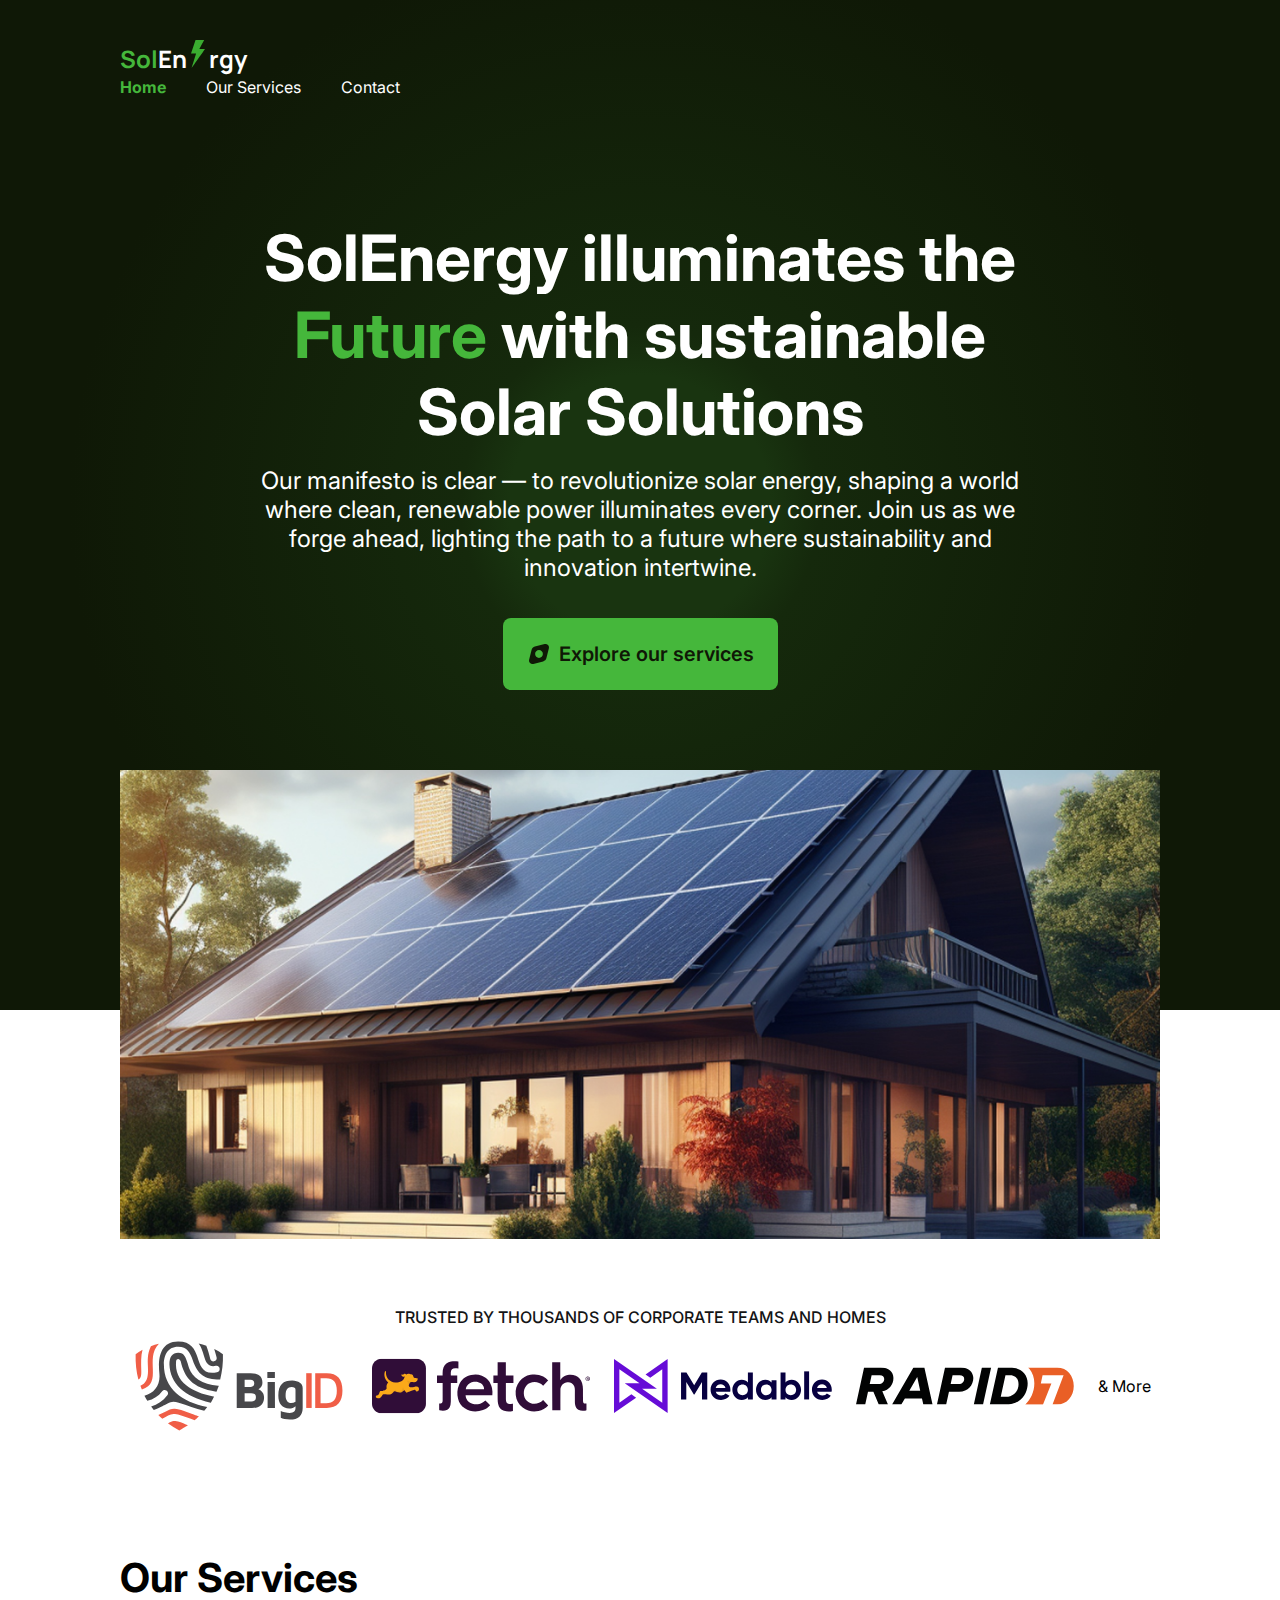
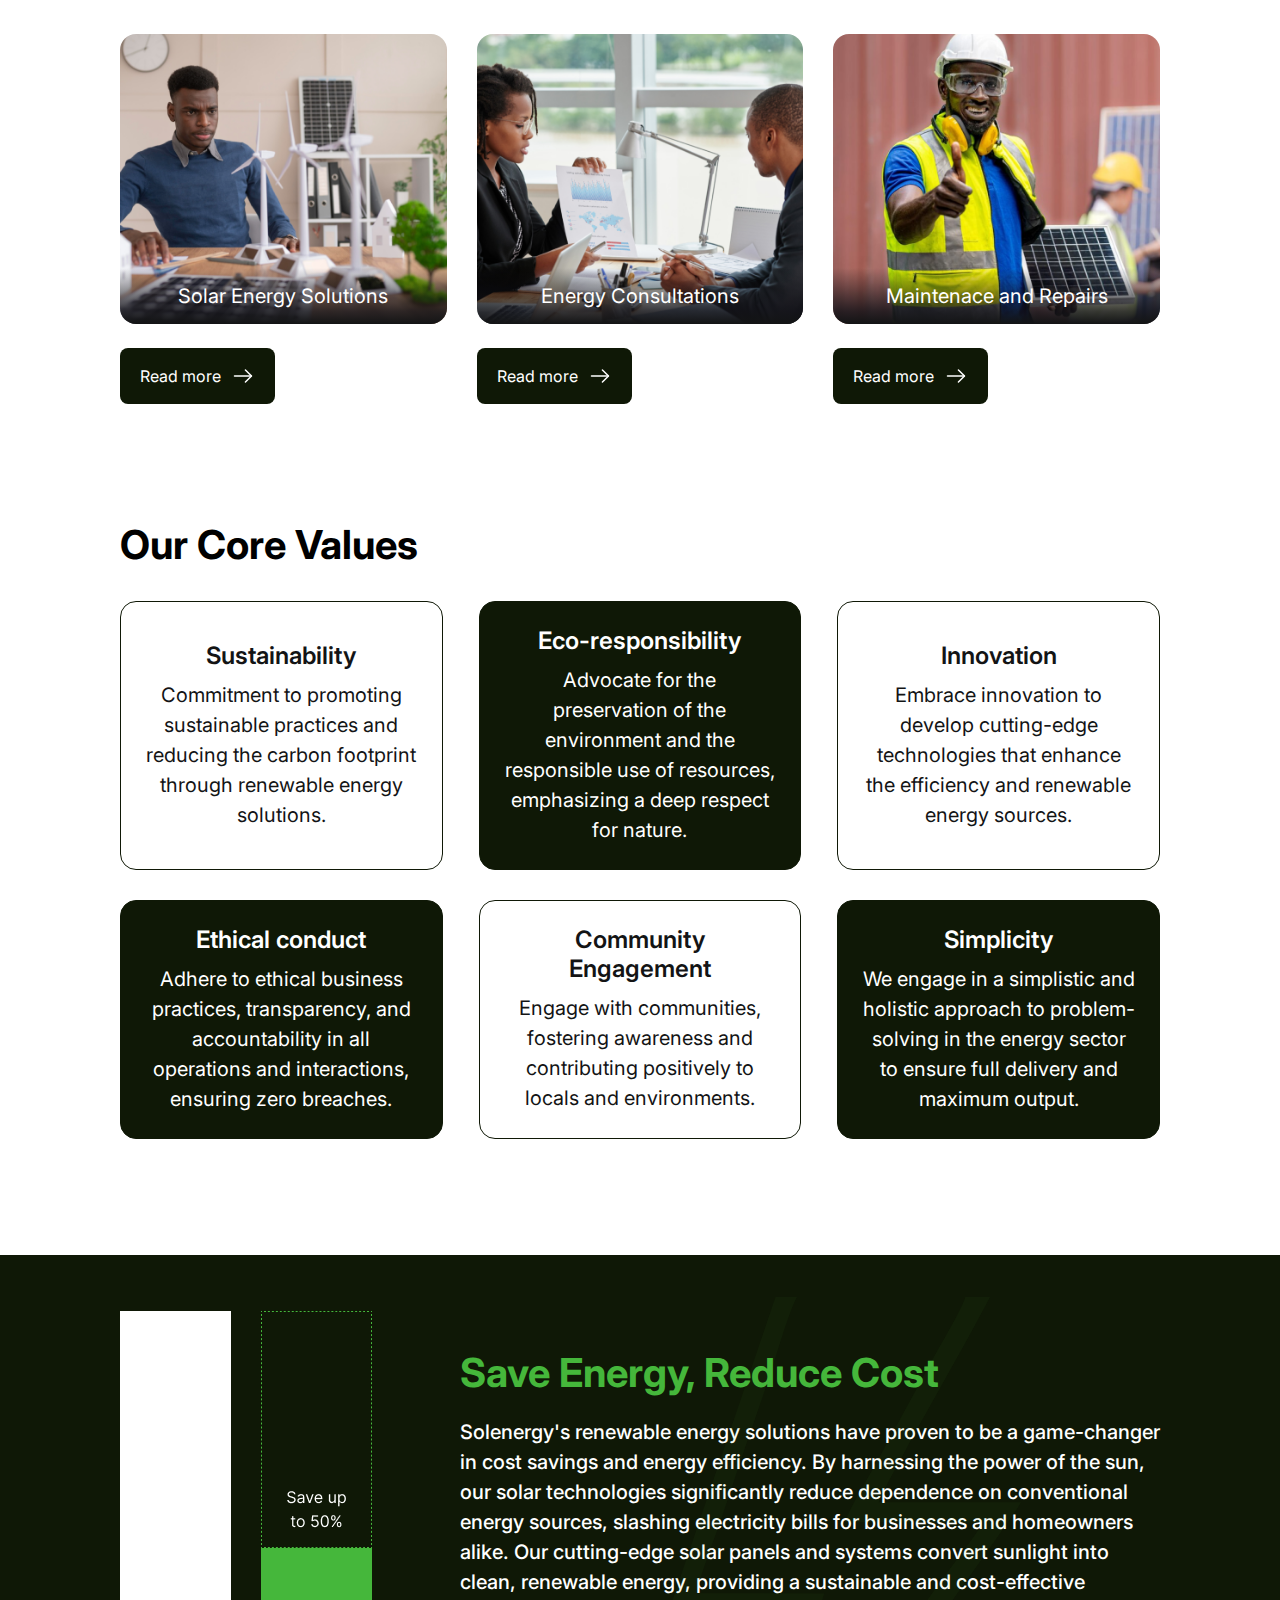
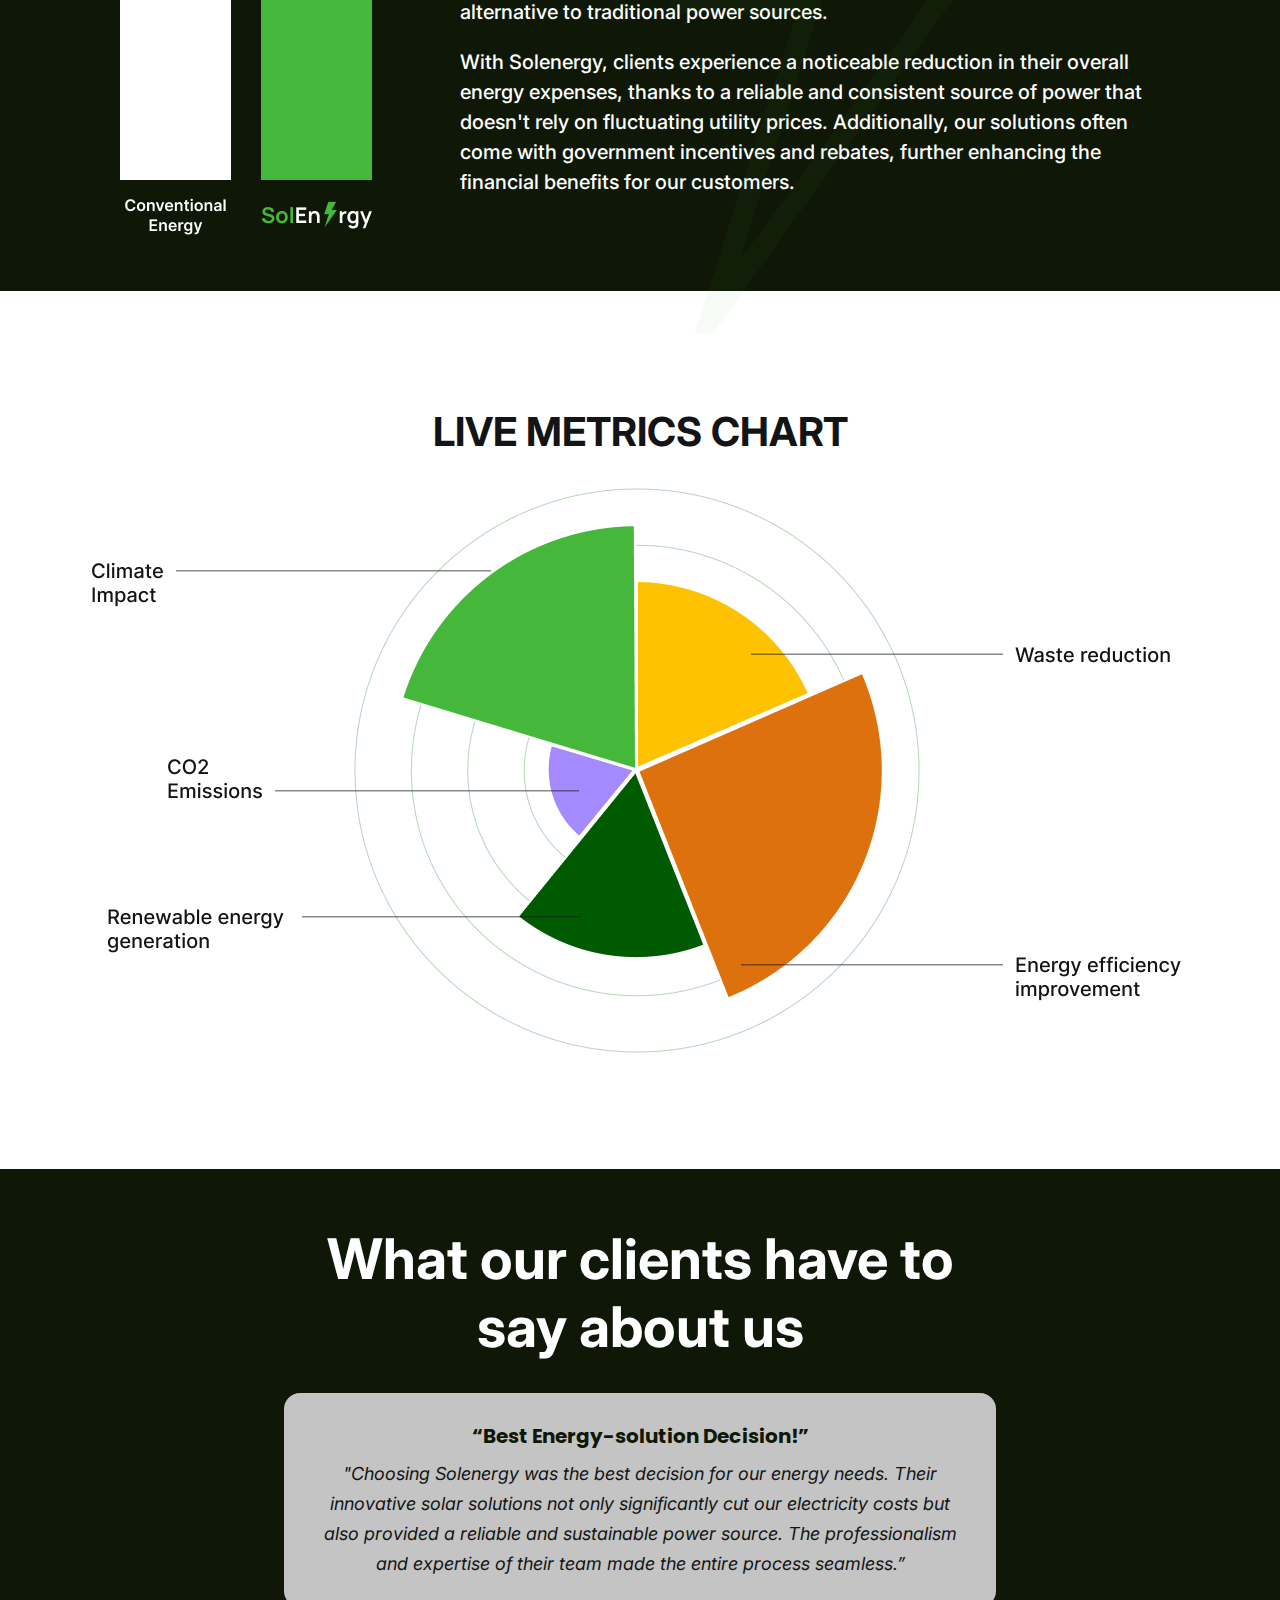
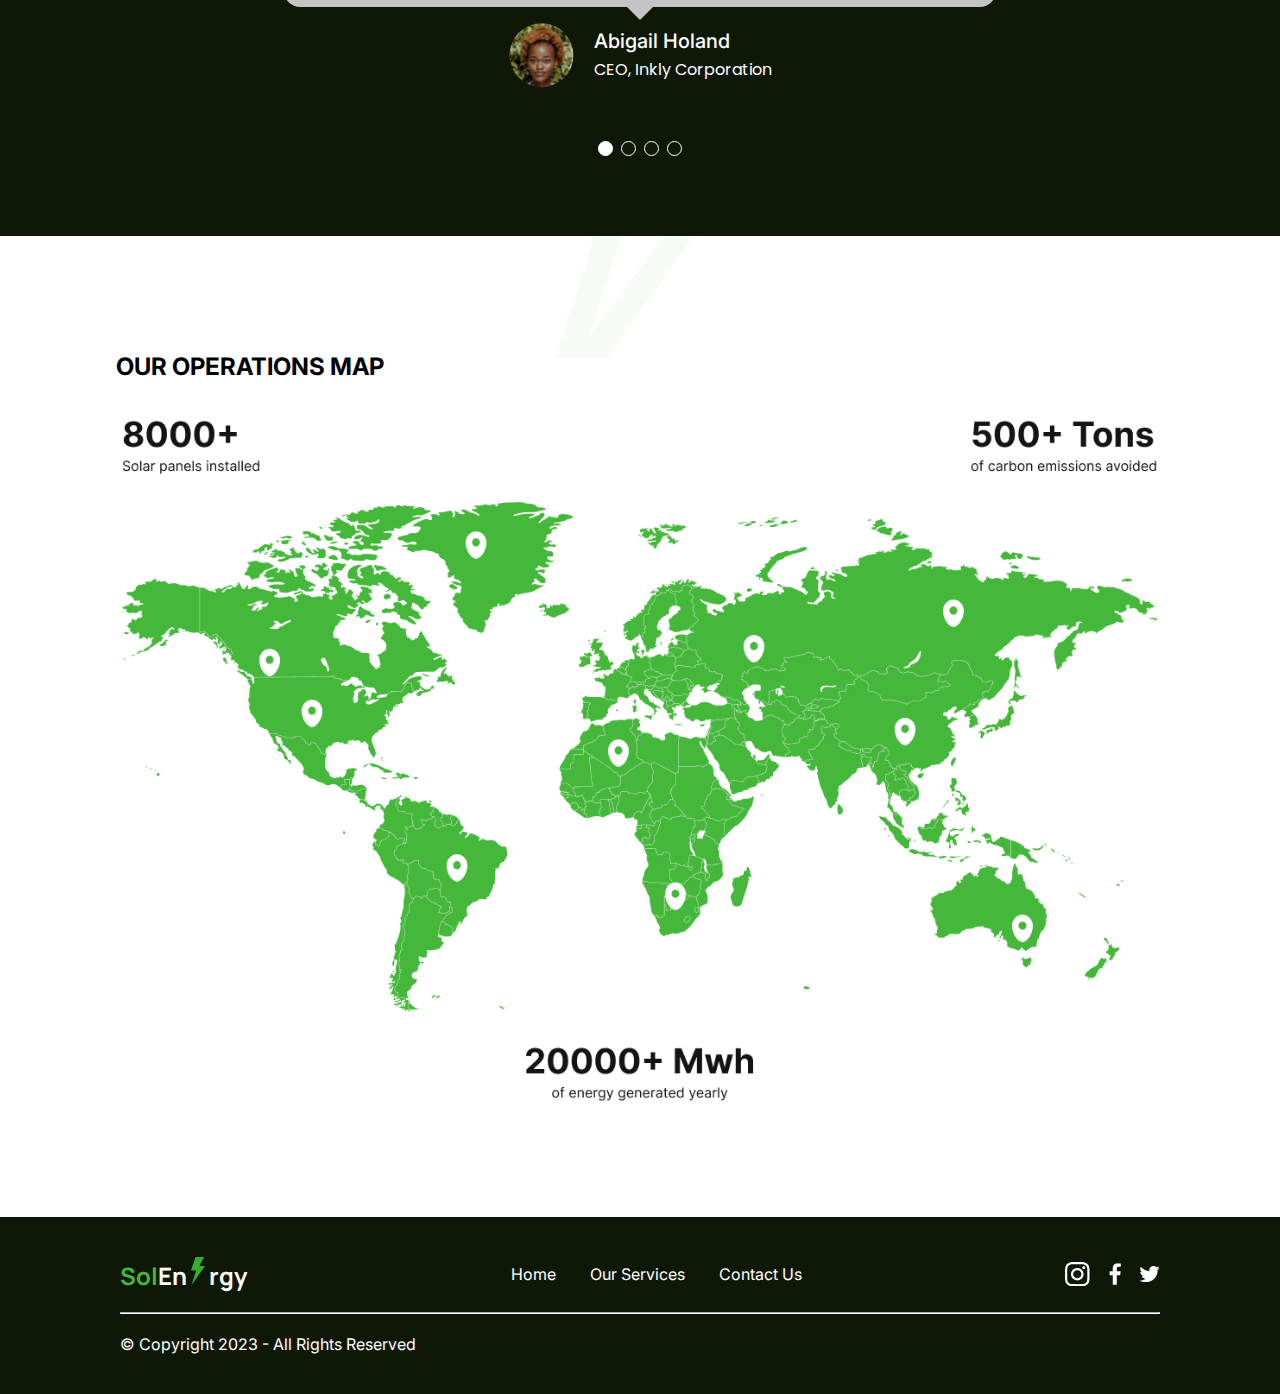
<file: index.html>
<!DOCTYPE html>
<html lang="en">

<head>
    <meta charset="UTF-8">
    <!-- Primary Meta Tags -->
    <title>Solenergy | Illuminate the Future with sustainable Solar Solutions</title>
    <meta name="title" content="Solenergy | Illuminate the Future with sustainable Solar Solutions" />
    <meta name="description"
        content="Our manifesto is clear — to revolutionize solar energy, shaping a world where clean, renewable power illuminates every corner. Join us as we forge ahead, lighting the path to a future where sustainability and innovation intertwine." />

    <!-- Open Graph / Facebook -->
    <meta property="og:type" content="website" />
    <meta property="og:url" content="https://divineisaiah.github.io/Solenergy/" />
    <meta property="og:title" content="Solenergy | Illuminate the Future with sustainable Solar Solutions" />
    <meta property="og:description"
        content="Our manifesto is clear — to revolutionize solar energy, shaping a world where clean, renewable power illuminates every corner. Join us as we forge ahead, lighting the path to a future where sustainability and innovation intertwine." />
    <meta property="og:image" content="https://i.ibb.co/2yT6R0d/banner.png" />

    <!-- Twitter -->
    <meta property="twitter:card" content="summary_large_image" />
    <meta property="twitter:url" content="https://divineisaiah.github.io/Solenergy/" />
    <meta property="twitter:title" content="Solenergy | Illuminate the Future with sustainable Solar Solutions" />
    <meta property="twitter:description"
        content="Our manifesto is clear — to revolutionize solar energy, shaping a world where clean, renewable power illuminates every corner. Join us as we forge ahead, lighting the path to a future where sustainability and innovation intertwine." />
    <meta property="twitter:image" content="https://i.ibb.co/2yT6R0d/banner.png" />

    <!-- Meta Tags Generated with https://metatags.io -->
    <link rel="icon" href="./assets/icons/flash.svg">
    <link rel="stylesheet" href="./assets/css/main.css">
</head>

<body>
    <section id="container">
        <!-- Navbar start -->
        <div class="header">
            <header>
                <div class="header__navbar">
                    <a href="./index.html" class="plogo">
                        <span class="sol">Sol</span><span class="En">En</span> <img class="logo"
                            src="./assets/icons/flash.svg" alt="logo">
                        <span class="rgy">rgy</span>
                    </a>

                    <nav>
                        <ul class="nav__links">
                            <li><a class="active" href="./index.html">Home</a></li>
                            <li><a href="./services.html">Our Services</a></li>
                            <li><a href="./contact.html">Contact</a></li>
                        </ul>
                    </nav>
                </div>
                <!-- Hero section start -->
                <section id="hero">
                    <div class="hero__content">
                        <h1 class="hero-content__title">SolEnergy illuminates the <span>Future</span> with sustainable
                            Solar
                            Solutions</h1>
                        <p class="hero-content__paragraph">Our manifesto is clear — to revolutionize solar energy,
                            shaping a
                            world
                            where clean,
                            renewable power illuminates every
                            corner. Join us as we forge ahead, lighting the path to a future where sustainability and
                            innovation
                            intertwine.</p>

                        <a class="hero-content__cta" href="#">
                            <img src="./assets/icons/discover-icon.svg" alt="">
                            <span>Explore our services</span>
                        </a>
                    </div>

                </section>
                <!-- Hero section end -->
            </header>
        </div>
        <!-- Navbar end -->

        <div class="hero__img">
            <img src="./assets/images/hero-img.png" alt="">
        </div>

        <!-- Partner Brands -->
        <div id="showcase">
            <p>TRUSTED BY THOUSANDS OF CORPORATE TEAMS AND HOMES</p>

            <div class="brands">
                <img src="./assets/icons/bigId.svg" alt="">
                <img src="./assets/icons/fetch.svg" alt="">
                <img src="./assets/icons/medable.svg" alt="">
                <img src="./assets/icons/rapid7.svg" alt="">
                <span>& More</span>
            </div>
        </div>

        <section id="services">
            <h2>Our Services</h2>
            <div class="services">
                <div>
                    <figure class="">
                        <img src="./assets/images/services-1.png" alt="" />
                        <figcaption>Solar Energy Solutions</figcaption>
                    </figure>
                    <a href=""><span>Read more</span> <img src="./assets/icons/arrow-right.svg" alt=""></a>
                </div>
                <div>
                    <figure class="">
                        <img src="./assets/images/services-2.png" alt="" />
                        <figcaption>Energy Consultations</figcaption>
                    </figure>
                    <a href=""><span>Read more</span> <img src="./assets/icons/arrow-right.svg" alt=""></a>
                </div>
                <div>
                    <figure class="">
                        <img src="./assets/images/services-3.png" alt="" />
                        <figcaption>Maintenace and Repairs</figcaption>
                    </figure>
                    <a href=""><span>Read more</span> <img src="./assets/icons/arrow-right.svg" alt=""></a>
                </div>
            </div>
        </section>

        <section id="values">
            <h2>Our Core Values</h2>
            <div class="card-container">
                <div class="card">
                    <h4>Sustainability</h4>
                    <p>
                        Commitment to promoting sustainable practices and reducing the carbon footprint through
                        renewable energy solutions.
                    </p>
                </div>
                <div class="card">
                    <h4>Eco-responsibility</h4>
                    <p>
                        Advocate for the preservation of the environment and the responsible use of resources,
                        emphasizing a deep respect for
                        nature.
                    </p>
                </div>
                <div class="card">
                    <h4>Innovation</h4>
                    <p>
                        Embrace innovation to develop cutting-edge technologies that enhance the efficiency and
                        renewable energy sources.
                    </p>
                </div>
                <div class="card">
                    <h4>Ethical conduct</h4>
                    <p>
                        Adhere to ethical business practices, transparency, and accountability in all operations and
                        interactions, ensuring zero
                        breaches.
                    </p>
                </div>
                <div class="card">
                    <h4>Community Engagement</h4>
                    <p>
                        Engage with communities, fostering awareness and contributing positively to locals and
                        environments.
                    </p>
                </div>
                <div class="card">
                    <h4>Simplicity</h4>
                    <p>
                        We engage in a simplistic and holistic approach to problem-solving in the energy sector to
                        ensure full delivery and
                        maximum output.
                    </p>
                </div>
            </div>
        </section>

        <section id="preface">
            <div>
                <svg xmlns="http://www.w3.org/2000/svg" width="353" height="636" viewBox="0 0 353 636" fill="none">
                    <path opacity="0.05" fill-rule="evenodd" clip-rule="evenodd"
                        d="M28.5168 296.162C33.5869 274.089 45.6672 243.915 53.4418 221.239C61.7112 197.122 69.5694 172.316 78.2575 147.3C86.8783 122.478 95.7542 97.1601 103.922 71.7787C109.254 55.209 121.786 12.1625 129.563 -1.11024L297.541 -1.13332C297.039 6.39201 273.737 46.0174 268.21 55.826L206.976 168.317C199.176 182.521 181.949 210.688 177.158 225.179L314.391 225.627C312.181 232.139 289.56 261.381 284.77 267.998C274.467 282.232 265.237 294.82 254.365 310.145C231.888 341.827 91.0223 540.462 71.6112 562.038L156.268 296.55L28.5162 296.163L28.5168 296.162ZM0.000624013 316.399L128.705 316.611L13.2884 678C44.8572 639.595 108.462 547.24 140.113 503.65C161.195 474.616 351.687 211.456 353 205.131L210.707 205.228C222.344 175.403 312.472 23.5774 332.003 -20.572L114.672 -21L0 316.4L0.000624013 316.399Z"
                        fill="#45B73B" />
                </svg>

                <div class="preface">

                    <img src="./assets/images/bar.png" alt="">


                    <div>
                        <h3>Save Energy, Reduce Cost</h3>

                        <p>Solenergy's renewable energy solutions have proven to be a game-changer in cost savings and
                            energy efficiency. By
                            harnessing the power of the sun, our solar technologies significantly reduce dependence on
                            conventional energy
                            sources,
                            slashing electricity bills for businesses and homeowners alike. Our cutting-edge solar
                            panels and systems
                            convert
                            sunlight into clean, renewable energy, providing a sustainable and cost-effective
                            alternative to traditional
                            power
                            sources.
                        </p>

                        <p>
                            With Solenergy, clients experience a noticeable reduction in their overall energy expenses,
                            thanks to a reliable
                            and
                            consistent source of power that doesn't rely on fluctuating utility prices. Additionally,
                            our solutions often
                            come
                            with
                            government incentives and rebates, further enhancing the financial benefits for our
                            customers.
                        </p>
                    </div>
                </div>
            </div>
        </section>

        <section id="metrics">
            <h2>
                LIVE METRICS CHART
            </h2>
            <img src="./assets/images/chart.png" alt="">
        </section>
    </section>

    <section id="testimonials">
        <svg xmlns="http://www.w3.org/2000/svg" width="440" height="628" viewBox="0 0 440 628" fill="none">
            <path opacity="0.05" fill-rule="evenodd" clip-rule="evenodd"
                d="M35.545 274.205C41.8647 246.701 56.9223 209.102 66.613 180.846C76.9205 150.795 86.7154 119.884 97.5448 88.7133C108.29 57.7829 119.354 26.2353 129.534 -5.39159C136.181 -26.0385 151.801 -79.6774 161.495 -96.2161L370.873 -96.2448C370.246 -86.8678 341.201 -37.4919 334.313 -25.2697L257.987 114.901C248.264 132.601 226.791 167.699 220.82 185.756L391.876 186.314C389.121 194.428 360.924 230.865 354.954 239.111C342.111 256.847 330.607 272.533 317.056 291.628C289.039 331.107 113.456 578.618 89.2604 605.504L194.782 274.688L35.5442 274.206L35.545 274.205ZM0.000777807 299.421L160.425 299.686L16.5634 750C55.9127 702.145 135.193 587.064 174.645 532.748C200.922 496.57 438.363 168.656 440 160.774L262.638 160.896C277.143 123.732 389.484 -65.4536 413.828 -120.467L142.934 -121L0 299.422L0.000777807 299.421Z"
                fill="#45B73B" />
        </svg>

        <div class="testimonials">
            <h2>What our clients have to say about us</h2>

            <div class="testimonial-container">
                <div class="testimonial mySlides">
                    <div class="testimonial__card">
                        <h5>“Best Energy-solution Decision!”</h5>
                        <p>"Choosing Solenergy was the best decision for our energy needs. Their innovative solar
                            solutions
                            not
                            only
                            significantly
                            cut our electricity costs but also provided a reliable and sustainable power source. The
                            professionalism and
                            expertise
                            of their team made the entire process seamless.”</p>
                    </div>

                    <div class="card__profile">
                        <img src="./assets/icons/abigail.svg" alt="">
                        <div>
                            <h6>Abigail Holand</h6>
                            <p>CEO, Inkly Corporation</p>
                        </div>
                    </div>
                </div>

                <div class="testimonial mySlides">
                    <div class="testimonial__card">
                        <h5>“Game-changer!”</h5>
                        <p>"Solenergy has been a game-changer for our business. The transition to solar power was
                            seamless, thanks to their
                            knowledgeable team. Our energy bills have plummeted, and we're proud to contribute to a
                            greener future. Solenergy not
                            only delivers on promises but exceeds expectations. Highly recommended!"</p>
                    </div>

                    <div class="card__profile">
                        <img src="./assets/icons/michael.svg" alt="">
                        <div>
                            <h6>Michael Adebam</h6>
                            <p>President, Focus Trends Org.</p>
                        </div>
                    </div>
                </div>

                <div class="testimonial mySlides">
                    <div class="testimonial__card">
                        <h5>“Smart, hassle-free installation!”</h5>
                        <p>"As a homeowner, I was initially skeptical about switching to solar. Solenergy's team
                            patiently addressed all my
                            concerns, providing a hassle-free installation process. Now, I'm enjoying the benefits of
                            clean energy and lower bills.
                            The decision to go solar with Solenergy was a smart one, and I couldn't be happier."</p>
                    </div>

                    <div class="card__profile">
                        <img src="./assets/icons/ngozi.svg" alt="">
                        <div>
                            <h6>Ngozi Ezingo</h6>
                            <p>Homeowner</p>
                        </div>
                    </div>
                </div>

                <div class="testimonial mySlides">
                    <div class="testimonial__card">
                        <h5>“Sustainable, cost-saving & professional!”</h5>
                        <p>"Solenergy has been a true partner in our sustainability journey. Their comprehensive solar
                            solutions not only saved us
                            costs but also aligned perfectly with our environmental goals. The professionalism and
                            commitment demonstrated by the
                            Solenergy team are commendable. Choosing them was a wise investment in both our business and
                            the planet."</p>
                    </div>

                    <div class="card__profile">
                        <img src="./assets/icons/felix.svg" alt="">
                        <div>
                            <h6>Felix Navidad</h6>
                            <p>CEO, GoodMen Stores</p>
                        </div>
                    </div>
                </div>
            </div>

            <div class="dot-container">
                <span class="dot" onclick="currentSlide(1)"></span>
                <span class="dot" onclick="currentSlide(2)"></span>
                <span class="dot" onclick="currentSlide(3)"></span>
                <span class="dot" onclick="currentSlide(4)"></span>
            </div>
        </div>
        </div>


    </section>

    <section id="operations">
        <h2>OUR OPERATIONS MAP</h2>

        <img src="./assets/images/operations-map.png" alt="">
    </section>


    <!--Footer section starts-->
    <footer>
        <div class="foot-nav">
            <p class="flogo">
                <span class="sol">Sol</span><span class="En">En</span> <img class="logo" src="./assets/icons/flash.svg"
                    alt="logo"> <span class="rgy">rgy</span>
            </p>

            <ul class="foot-list">
                <li><a class="active" href="./index.html">Home</a></li>
                <li><a href="./services.html">Our Services</a></li>
                <li><a href="./contact.html">Contact Us</a></li>
            </ul>

            <div class="foot-socials">
                <img src="./assets/icons/insta.svg" alt="">
                <img src="./assets/icons/facebook.svg" alt="">
                <img src="./assets/icons/twitter.svg" alt="">
            </div>

        </div>

        <hr>

        <p class="copyright">© Copyright 2023 - All Rights Reserved</p>


    </footer>
    <!--Footer section ends-->

    <script src="./assets/index.js"></script>
</body>

</html>
</file>
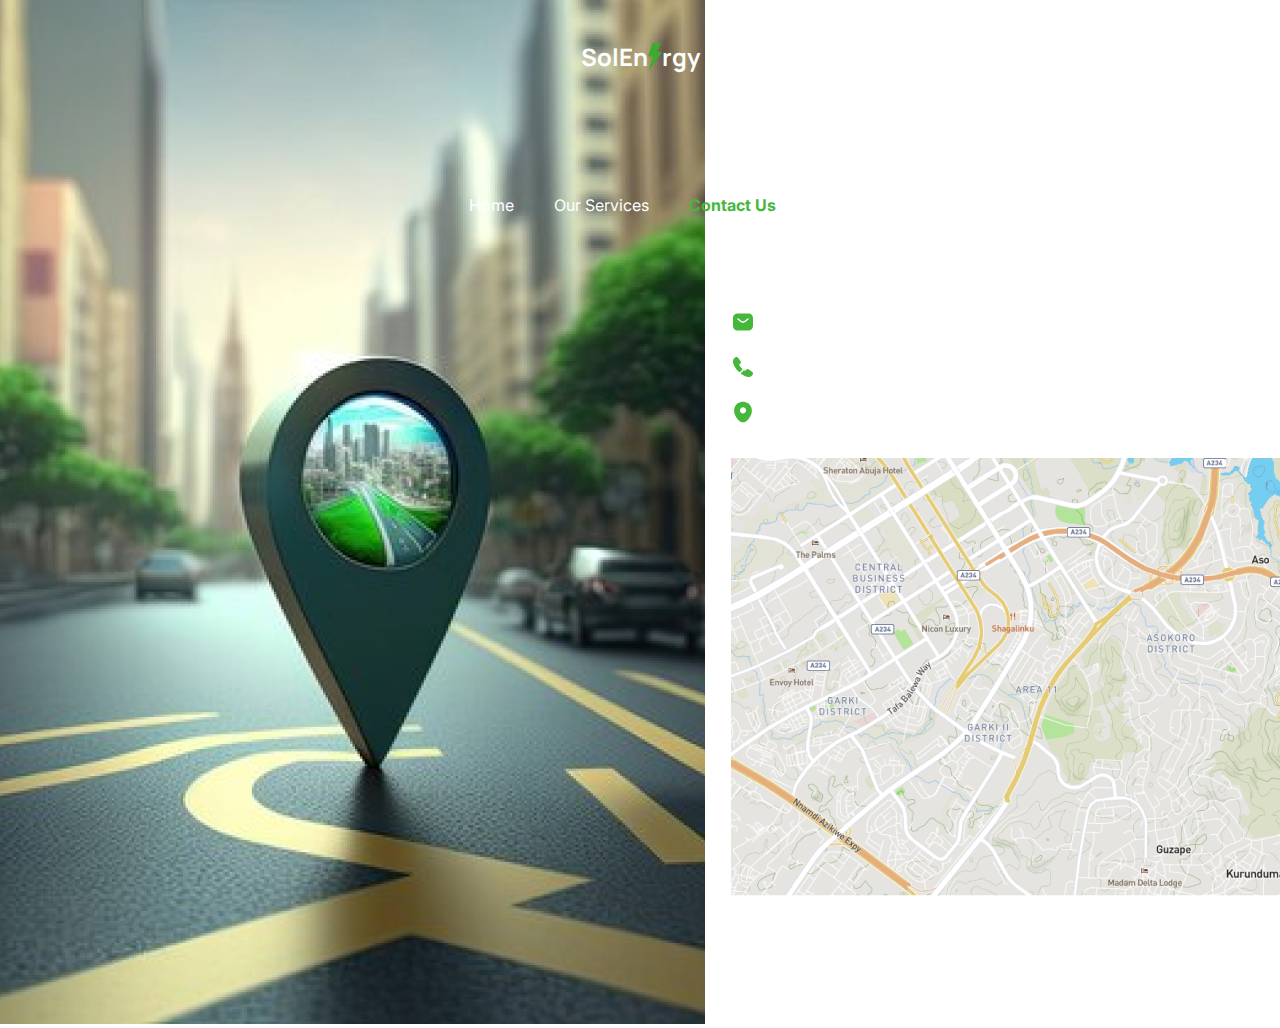
<file: contact.html>
<!DOCTYPE html>
<html lang="en">
<head>
    <meta charset="UTF-8">
    <meta name="viewport" content="width=device-width, initial-scale=1.0">
    <link rel="icon" href="./assets/icons/flash.svg">
    <title>Contact Us | Solenergy</title>
    <link rel="stylesheet" href="./assets/css/main.css">
    <link rel="stylesheet" href="./assets/css/pages/contact.css">
</head>
<body>
    <!-- Navbar start -->
    <header>
        <p class="plogo">
            <span class="sol">Sol</span><span class="En">En</span> <img class="logo" src="./assets/icons/flash.svg"
                alt="logo"> <span class="rgy">rgy</span>
        </p>
        <nav>
            <ul class="nav__links">
                <li><a href="./index.html">Home</a></li>
                <li><a href="./services.html">Our Services</a></li>
                <li><a class="active" href="./contact.html">Contact Us</a></li>
            </ul>
        </nav>
    </header>
    <!-- Navbar end -->

     <!-- Main Content Container -->
    <div class="main__container">

        <!-- Left Section -->
        <div class="left-section">
            <img class="left-img" src="./assets/images/location.png" alt="">
        </div>

        <!-- Right Section -->
        <div class="right-section">
            <div>
                <p class="contact">Contact us:</p>
                <p class="sub">You can reach out to us directly below:</p>
            </div>
    
             <!-- Contact Details -->
            <div class="contact-details">
                <p><img src="./assets/icons/sms.svg" alt="" class="cmail">Solener_gyCorps@gmail.com</p>
                <p><img src="./assets/icons/call.svg" alt="" class="cphone">+234-8134547789</p>
                <p><img src="./assets/icons/location.svg" alt="" class="clocation">Area 11, Abuja - Nigeria</p>
            </div>
            
            <!-- Map Container -->
            <div class="map-container">
                <img src="./assets/images/map.png" alt="solenergy-location">

            </div>
            
            <!-- Social Icons -->
            <div class="socials">
                <img src="./assets/icons/insta.svg" alt="">
                <img src="./assets/icons/facebook.svg" alt="">
                <img src="./assets/icons/twitter.svg" alt="">
            </div>

        </div>
        
        
    </div>

</body>
</html>
</file>
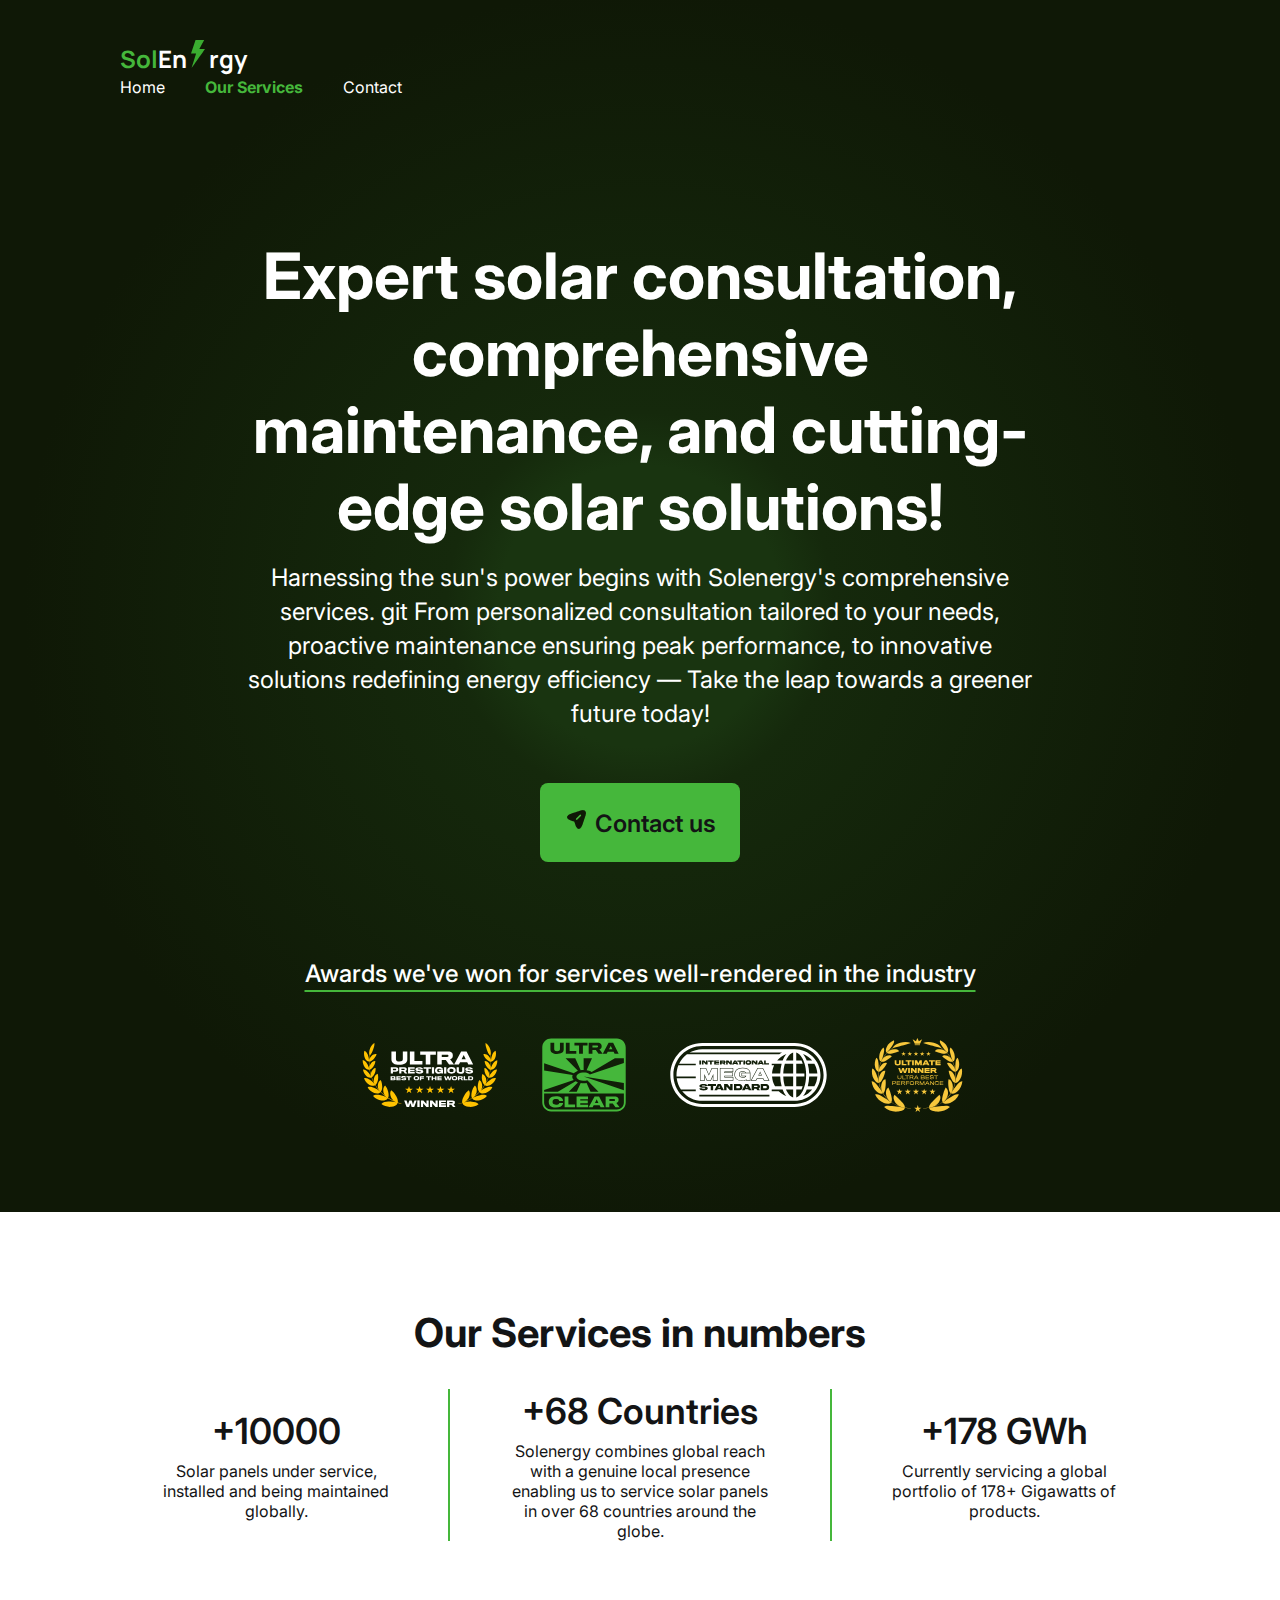
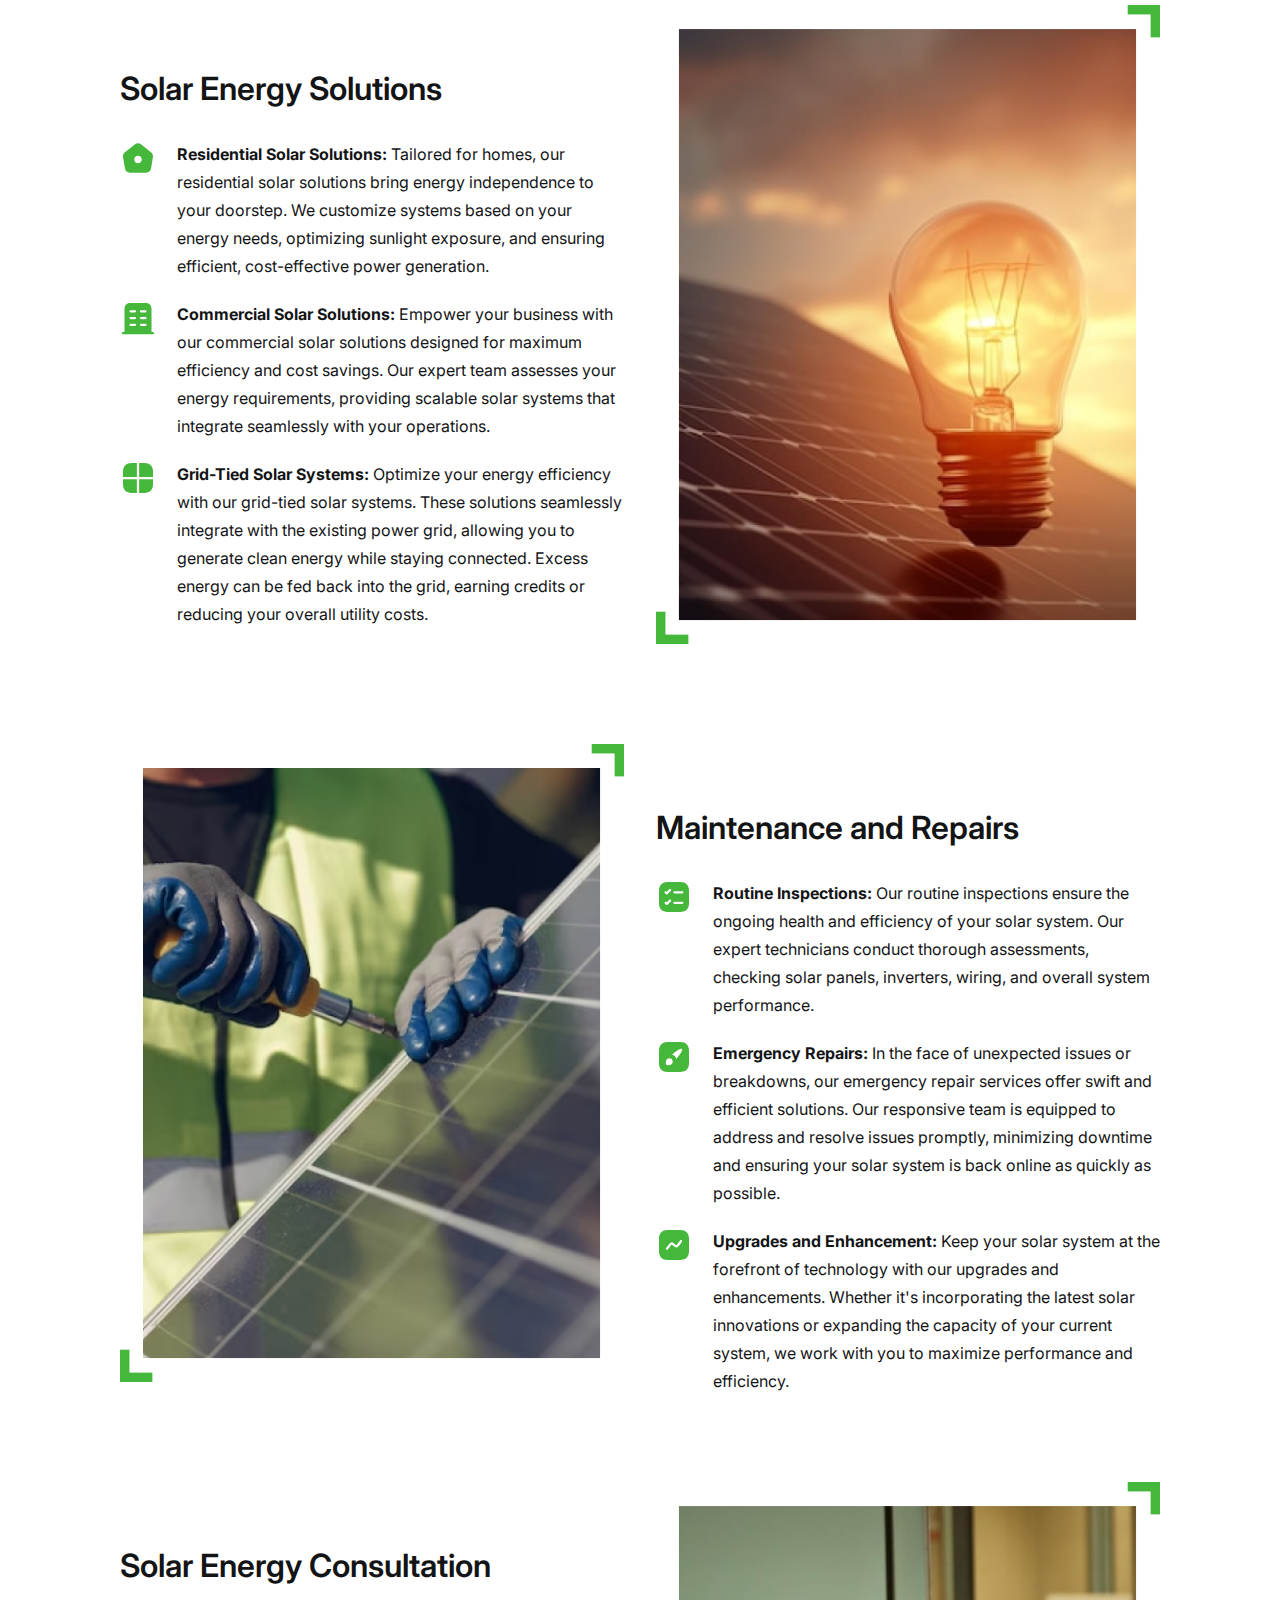
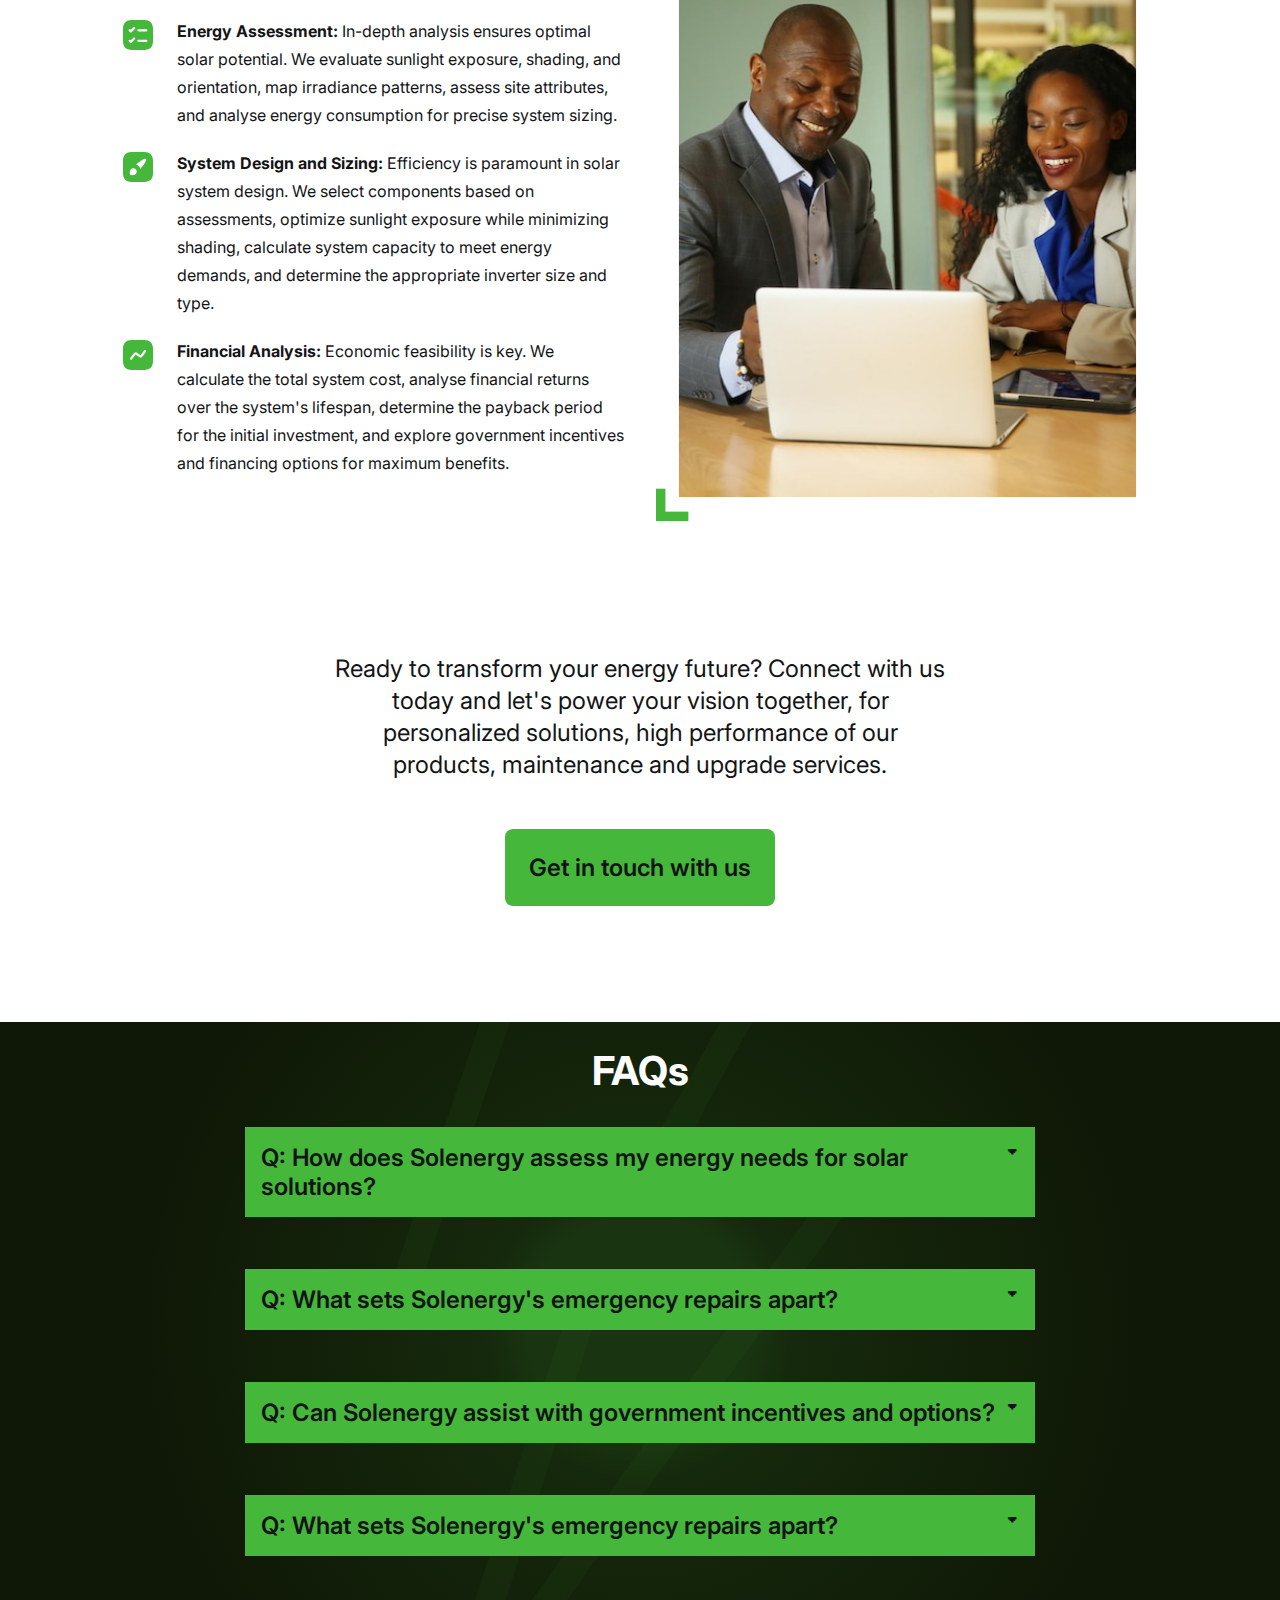
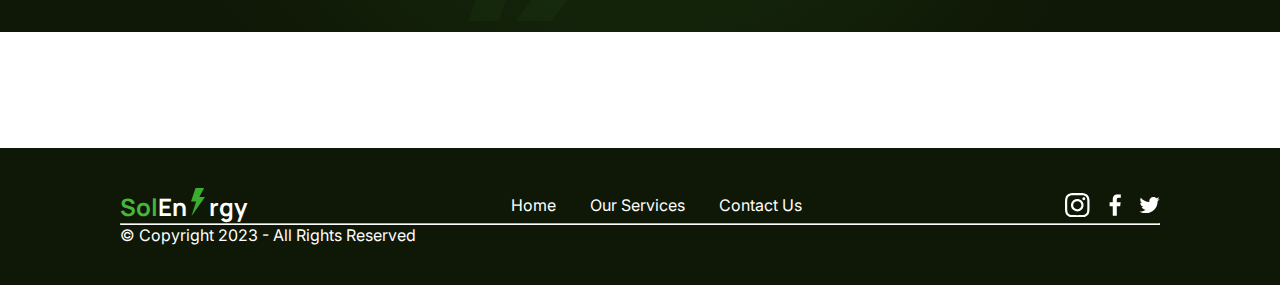
<file: services.html>
<!DOCTYPE html>
<html lang="en">
<head>
    <meta charset="UTF-8">
    <meta name="viewport" content="width=device-width, initial-scale=1.0">
    <link rel="icon" href="./assets/icons/flash.svg">
    <title>Services | Solenergy</title>
    <link rel="stylesheet" href="./assets/css/main.css">
    <link rel="stylesheet" href="./assets/css/pages/services.css">

</head>
<body>

    <!-- Navbar start -->
    <div class="header">
        <header>
            <div class="container">
            <div class="header__navbar">
                <a href="./index.html" class="plogo">
                    <span class="sol">Sol</span><span class="En">En</span> <img class="logo" src="./assets/icons/flash.svg"
                        alt="logo">
                    <span class="rgy">rgy</span>
                </a>
    
                <nav>
                    <ul class="nav__links">
                        <li><a href="./index.html">Home</a></li>
                        <li><a class="active" href="./services.html">Our Services</a></li>
                        <li><a href="./contact.html">Contact</a></li>
                    </ul>
                </nav>
            </div>
            <!-- Hero section start -->
            <section class="hero">
                <h1>
                    Expert solar consultation, comprehensive
                    maintenance, and cutting-edge solar solutions!
                </h1>
                <p>
                    Harnessing the sun's power begins with
                    Solenergy's comprehensive services.
                    git From personalized consultation tailored to your needs,
                    proactive maintenance ensuring peak performance,
                    to innovative solutions redefining
                    energy efficiency — Take the leap towards
                    a greener future today!
                </p>
                <div class="btn-box-1">
                    <button class="btn-1">
                        <span><img src="./assets/icons/service page/contact-us.png" alt=""></span>
                        <span><a href="contact.html">Contact us</a></span>
                    </button>
                </div>
                <h3 id="h3">Awards we've won for services
                    well-rendered in the industry
                </h3>
                <div class="awards">
                    <img src="./assets/icons/service page/ultra-1.svg" alt="ultra prestigious award">
                    <img src="./assets/icons/service page/ultra-2.svg" alt="ultra clear">
                    <img src="./assets/icons/service page/mega.svg" alt="international mega standard">
                    <img src="./assets/icons/service page/ultra-ultimate.svg" alt="ultimate winner">
                </div>
            </section>
            <!-- Hero end -->
            </div>
        </header>
    </div>

    <!-- Service Section -->
    <section class="section-1">
        <!-- Services Numbers Start -->
        <div class="container">
            <h2 class="h2"> Our Services in numbers</h2>
            <div class="services-num">
                <div class="nums num-1">
                    <p class="p2a">+10000</p>
                    <p class="p2b">
                        Solar panels under service, 
                        installed and being maintained globally.
                    </p>
                </div>
                <div class="nums num-2">
                    <p class="p2a">+68 Countries</p>
                    <p class="p2b">
                        Solenergy combines global reach with a 
                        genuine local presence enabling 
                        us to service solar panels in over 68 countries 
                        around the globe.
                    </p>
                </div>
                <div class="nums num-3">
                    <p class="p2a">+178 GWh</p>
                    <p class="p2b">
                        Currently servicing 
                        a global portfolio of 
                        178+ Gigawatts of products.
                    </p>
                </div>
            </div>
        </div>
            <!-- Services Numbers End  -->
    </section>
    <!-- Section-2 -->
    <section class="section-2">    
    <!-- Services Description Start-->
        <div class="container">
            <!-- First Service -->
            <div class="services service-1">
                <div class="services-lhs">
                    <h3 class="s-h3a">Solar Energy Solutions</h3>
                    <div class="service-detail">
                        <img src="./assets/icons/service page/home.svg" alt="solar services for home">
                        <p>
                            <b>Residential Solar Solutions:</b> Tailored for homes, 
                            our residential solar solutions bring energy independence to your doorstep. 
                            We customize systems based on your energy needs, optimizing sunlight exposure, 
                            and ensuring efficient, cost-effective power generation.
                        </p>
                    </div>
                    <div class="service-detail">
                        <img src="./assets/icons/service page/commercial.svg" alt="solar services for businesses">
                        <p>
                            <b>Commercial Solar Solutions:</b> Empower your business with our commercial solar solutions 
                            designed for maximum efficiency and cost savings. Our expert team assesses your energy requirements, 
                            providing scalable solar systems that integrate seamlessly with your operations.
                        </p>
                    </div>
                    <div class="service-detail">
                        <img src="./assets/icons/service page/grid.svg" alt="gird solution for solar power supply">
                        <p>
                            <b>Grid-Tied Solar Systems:</b> Optimize your energy efficiency with our grid-tied solar systems.
                            These solutions seamlessly integrate with the existing power grid,
                            allowing you to generate clean energy while staying connected. 
                            Excess energy can be fed back into the grid, earning credits or reducing your overall utility costs.
                        </p>
                    </div>
                </div>
                <div class="service-rhs service-1-img">
                    <img src="./assets/images/service page/energy-solutions.png" alt="solar panel powering a bulb">
                </div>
            </div>
            <!-- Second Service -->
            <div class="services service-2">
                <div class="s-desktop service-rhs service-2-img">
                    <img src="./assets/images/service page/MnR.png" alt="An expert repairing a solar panel">
                </div>
                <div class="services-lhs">
                    <h3>Maintenance and Repairs</h3>
                    <div class="service-detail">
                        <img src="./assets/icons/service page/routine-assesment.svg" alt="solenergy routine inspection">
                        <p>
                            <b>Routine Inspections:</b> Our routine inspections ensure the ongoing health and efficiency of your solar system.
                            Our expert technicians conduct thorough assessments, checking solar panels,
                            inverters, wiring, and overall system performance.
                        </p>
                    </div>
                    <div class="service-detail">
                        <img src="./assets/icons/service page/repair-design.svg" alt="solenergy emergency repair">
                        <p>
                            <b>Emergency Repairs:</b> In the face of unexpected issues or breakdowns, 
                            our emergency repair services offer swift and efficient solutions. 
                            Our responsive team is equipped to address and resolve issues promptly, 
                            minimizing downtime and ensuring your solar system is back online as quickly as possible.
                        </p>
                    </div>
                    <div class="service-detail">
                        <img src="./assets/icons/service page/upgrade-finance.svg" alt="solenergy solar upgrade and enhancement">
                        <p>
                            <b>Upgrades and Enhancement:</b> Keep your solar system at the forefront of technology 
                            with our upgrades and enhancements. Whether it's incorporating the latest solar innovations 
                            or expanding the capacity of your current system, 
                            we work with you to maximize performance and efficiency.
                        </p>
                    </div>
                </div>
                <div class="s-responsive service-rhs service-2-img">
                    <img src="./assets/images/service page/MnR.png" alt="An expert repairing a solar panel">
                </div>
            </div>
            <!-- Third Service -->
            <div class="services service-3">
                <div class="services-lhs">
                    <h3>Solar Energy Consultation</h3>
                    <div class="service-detail">
                        <img src="./assets/icons/service page/routine-assesment.svg" alt="energy assesment">
                        <p>
                            <b>Energy Assessment:</b> In-depth analysis ensures optimal solar potential. We evaluate 
                            sunlight exposure, shading, and orientation, map irradiance patterns, assess site attributes,
                            and analyse energy consumption for precise system sizing.
                        </p>
                    </div>
                    <div class="service-detail">
                        <img src="./assets/icons/service page/repair-design.svg" alt="solar system design">
                        <p>
                            <b>System Design and Sizing:</b> Efficiency is paramount in solar system design. 
                            We select components based on assessments, optimize sunlight exposure while minimizing
                            shading, calculate system capacity to meet energy demands, 
                            and determine the appropriate inverter size and type.
                        </p>
                    </div>
                    <div class="service-detail">
                        <img src="./assets/icons/service page/upgrade-finance.svg" alt="solenergy finicial analysis">
                        <p>
                            <b>Financial Analysis:</b> Economic feasibility is key. We calculate the total system cost,
                            analyse financial returns over the system's lifespan, determine the payback period for the initial investment, 
                            and explore government incentives and financing options for maximum benefits.
                        </p>
                    </div>
                </div>
                <div class="service-rhs service-3-img">
                    <img src="./assets/images/service page/consultation.png" alt="experts offering advice on the best energy choice">
                </div>
            </div>
        </div>
        <!-- Services Description End -->
    </section>
    <!-- Section-3 -->
    <section class="section-3">    
        <!-- Service Page Contact us Start-->
        <div class="container">
            <p>
                Ready to transform your energy future? 
                Connect with us today and let's power your vision together, 
                for personalized solutions, high performance of our products, 
                maintenance and upgrade services.
            </p>
            <div class="btn-box-2">
                <button class="btn-2"><a href="contact.html">Get in touch with us</a></button>
            </div>
        </div>
        <!-- Service Page Contact us End-->
    </section>
    <!-- FAQ Section -->
    <section class="section-4">
        <div class="container">
            <h2>FAQs</h2>
            <details class="faq-box faq-1">
                <summary>Q: How does Solenergy assess my energy needs for solar solutions?</summary>
                <div class="ans">
                    A: Solenergy conducts a comprehensive energy assessment, considering factors like sunlight exposure, 
                    shading, and your specific energy demands. 
                    This personalized analysis forms the basis for designing a tailored solar solution.
                </div>
            </details>
            <details class="faq-box faq-2">
                <summary>Q: What sets Solenergy's emergency repairs apart?</summary>
                <div class="ans">
                    B: Solenergy conducts a comprehensive energy assessment, considering factors like sunlight exposure, 
                    shading, and your specific energy demands. 
                    This personalized analysis forms the basis for designing a tailored solar solution.
                </div>
            </details>
            <details class="faq-box faq-3">
                <summary>Q: Can Solenergy assist with government incentives and options?</summary>
                <div class="ans">
                    C: Solenergy conducts a comprehensive energy assessment, considering factors like sunlight exposure, 
                    shading, and your specific energy demands. 
                    This personalized analysis forms the basis for designing a tailored solar solution.
                </div>
            </details>
            <details class="faq-box faq-4">
                <summary>Q: What sets Solenergy's emergency repairs apart?</summary>
                <div class="ans">
                    C: Solenergy conducts a comprehensive energy assessment, considering factors like sunlight exposure, 
                    shading, and your specific energy demands. 
                    This personalized analysis forms the basis for designing a tailored solar solution.
                </div>
            </details>
        </div>
        <div class="energy">
            <img src="./assets/icons/service page/Vector.svg" alt="">
        </div>
    </section>
    <!--Footer section starts-->
    <footer>
        <div class="container">
        <div class="foot-nav">
            <p class="flogo">
                <span class="sol">Sol</span><span class="En">En</span> <img class="logo" src="./assets/icons/flash.svg"
                    alt="logo"> <span class="rgy">rgy</span>
            </p>
    
            <ul class="foot-list">
                <li><a href="./index.html">Home</a></li>
                <li><a class="active" href="./services.html">Our Services</a></li>
                <li><a href="./contact.html">Contact Us</a></li>
            </ul>
    
            <div class="foot-socials">
                <img src="./assets/icons/insta.svg" alt="">
                <img src="./assets/icons/facebook.svg" alt="">
                <img src="./assets/icons/twitter.svg" alt="">
            </div>
    
        </div>

        <hr>
        
        <p class="copyright">© Copyright 2023 - All Rights Reserved</p>
        </div>
    </footer>
    
    <!--Footer section ends-->
</body>
</html>
</file>
<file: assets/css/main.css>
/* pages */
@import url('./pages/index.css');

/* components */
@import url('./components/navbar.css');
@import url('./components/footer.css');

/* utilities */
@import url('./others/fonts.css');
@import url('./others/variables.css');

* {
    padding: 0;
    margin: 0;
    box-sizing: border-box;
}

html{
    scroll-behavior: smooth;
    font-family: "Inter", sans-serif;
}

ul{
    list-style: none;
}

a{
    text-decoration: none;
}
</file>
<file: assets/css/pages/contact.css>
body
{
    box-sizing: border-box;
    padding: 0;
    margin: 0;
    

}

/* Navbar Styling */
header
{
    background-color: transparent; /* Completely transparent background */
    position: absolute;
    box-sizing: border-box;
    z-index: 1000;
    display: flex;
    justify-content: space-between;
    align-items: center;
    width: 100%;
    background: transparent;
}

.plogo
{
    display: flex;
    align-items: center;
}

.sol, .En, .logo, .rgy
{
    color: #FFF;
    margin-right: auto;
}

.nav__links
{
    text-decoration: none;
    color: #FFF;
}

.nav__links a.active {
    font-weight: bold;
}

/* Main Content Container Styling */
.main__container
{
    display: flex;
    gap: 2%;
    font-family: Inter;
    color: #FFF;

}


/* Right Section Styling */
.right-section
{
    flex-grow: 1;
    margin-top: 209px;
}

/* Contact Information Styling */
.contact
{
    font-size: 40px;
    font-weight: 700;
    margin-bottom: 4px;
}


.sub, .contact-details
{
    font-size: 1.5rem;
    font-style: normal;
    font-weight: 400;
}

/* Styling for Contact Details Section */
.contact-details
{
    margin-top: 16px;
    display: inline-flex;
    flex-direction: column;
    align-items: flex-start;
    gap: 16px;
    vertical-align: middle;
}

.contact-details p {
    display: flex;
    align-items: center;
}

.contact-details img {
    margin-right: 10px;
    vertical-align: middle;
}

/* Styling for Map Container */
.map-container
{
    margin: 32px 0;
}

/* Styling for Social Icons Section */
.socials
{
    display: flex;
    justify-content: space-between;
    align-items: center;
    width: 120px;
}
</file>
<file: assets/css/pages/services.css>
body {
  background-color: var(--white); }

.container {
  overflow: hidden;
  max-width: 1440px; }

header .hero {
  padding: 0 7.5rem; }

header .hero h1 {
  color: var(--white);
  font-family: "Inter", sans-serif;
  font-size: 4rem;
  font-style: normal;
  font-weight: 700;
  line-height: normal;
  text-align: center;
  margin-top: 8.62rem;
  margin-bottom: 1rem; }

header .hero p {
  color: var(--white);
  font-family: "Inter", sans-serif;
  font-size: 1.5rem;
  font-style: normal;
  font-weight: 400;
  line-height: normal;
  text-align: center;
  line-height: 2.125rem;
  margin-bottom: 3.25rem; }

.btn-1 {
  color: var(--white);
  font-family: "Inter", sans-serif;
  font-size: 1.5rem;
  font-style: normal;
  font-weight: 600;
  line-height: normal;
  text-align: center;
  background-color: var(--green-500);
  border: 0rem;
  border-radius: 0.5rem;
  margin-bottom: 4.5rem;
  padding: 1.5rem; }

.btn-box-1 {
  display: flex;
  justify-content: center;
  align-items: center; }

.btn-box-1 a, .btn-box-2 a {
  color: var(--neutral); }

header .hero #h3 {
  color: var(--white);
  font-family: "Inter", sans-serif;
  font-size: 1.5rem;
  font-style: normal;
  font-weight: 500;
  line-height: normal;
  text-align: center;
  line-height: 5rem;
  margin-bottom: 1.5rem;
  text-decoration: underline;
  text-decoration-color: var(--green-500);
  text-underline-offset: 0.5rem; }

.awards {
  display: flex;
  justify-content: center;
  align-items: center;
  padding-bottom: 6.25rem; }

.awards img {
  margin-left: 2.75rem; }

.section-1 {
  background-color: var(--white);
  margin: 6rem 7.5rem 2rem 7.5rem; }

.section-1 .h2 {
  color: var(--white);
  font-family: "Inter", sans-serif;
  font-size: 2.5rem;
  font-style: normal;
  font-weight: 700;
  line-height: normal;
  text-align: center;
  color: var(--neutral);
  margin-bottom: 2rem; }

.section-1 .services-num {
  display: flex;
  justify-content: center;
  align-items: center; }

.section-1 .services-num .nums {
  width: 18rem; }

.section-1 .services-num .num-1 {
  padding-right: 3.5rem; }

.section-1 .services-num .num-2 {
  border-right: 2px solid var(--green-500);
  border-left: 2px solid var(--green-500);
  padding: 0 3.5rem;
  width: 24rem; }

.section-1 .services-num .num-3 {
  padding-left: 3.5rem; }

.services-num .nums .p2a {
  color: var(--white);
  font-family: "Inter", sans-serif;
  font-size: 2.25rem;
  font-style: normal;
  font-weight: 600;
  line-height: normal;
  text-align: center;
  color: var(--neutral);
  margin-bottom: 0.5rem; }

.services-num .nums .p2b {
  color: var(--white);
  font-family: "Inter", sans-serif;
  font-size: 1rem;
  font-style: normal;
  font-weight: 400;
  line-height: normal;
  text-align: center;
  color: var(--neutral); }

.section-2 .container {
  padding: 0 7.5rem; }

.section-2 .services {
  display: flex;
  gap: 2rem;
  margin-bottom: 2rem; }

.section-2 .services-lhs {
  margin-top: 4rem;
  width: 50%; }

.section-2 .services-lhs h3 {
  color: var(--white);
  font-family: "Inter", sans-serif;
  font-size: 2rem;
  font-style: normal;
  font-weight: 600;
  line-height: normal;
  text-align: start;
  color: var(--neutral);
  margin-bottom: 2rem; }

.services .service-detail {
  display: flex;
  align-items: flex-start;
  flex-direction: row;
  margin-bottom: 1.25rem;
  gap: 1.31rem; }

.services .service-detail p {
  color: var(--white);
  font-family: "Inter", sans-serif;
  font-size: 1.25;
  font-style: normal;
  font-weight: 400;
  line-height: normal;
  text-align: left;
  color: var(--neutral);
  line-height: 1.75rem; }

.service-rhs {
  width: 50%; }

.service-rhs img {
  width: 100%;
  padding: 0 0 4rem 0; }

.s-responsive {
  display: none; }

.section-3 {
  margin-bottom: 7.25rem; }

.section-3 .container p {
  color: var(--white);
  font-family: "Inter", sans-serif;
  font-size: 1.5rem;
  font-style: normal;
  font-weight: 400;
  line-height: normal;
  text-align: center;
  color: var(--neutral);
  line-height: 2rem;
  margin: 2rem 20.78rem 3rem 20.78rem; }

.btn-2 {
  color: var(--white);
  font-family: "Inter", sans-serif;
  font-size: 1.5rem;
  font-style: normal;
  font-weight: 600;
  line-height: normal;
  text-align: center;
  background-color: var(--green-500);
  color: var(--stone-806);
  border: 0rem;
  border-radius: 0.5rem;
  padding: 1.5rem; }

.btn-box-2 {
  display: flex;
  justify-content: center;
  align-items: center; }

.section-4 {
  background: var(--green-gradient);
  margin-bottom: 7.25rem;
  position: relative; }

.section-4 .container {
  padding: 1.5rem 15.31rem; }

.section-4 .container h2 {
  color: var(--white);
  font-family: "Inter", sans-serif;
  font-size: 2.5rem;
  font-style: normal;
  font-weight: 700;
  line-height: normal;
  text-align: center;
  color: var(--white);
  margin-bottom: 2rem; }

.section-4 .container .faq-box {
  color: var(--neutral);
  margin-bottom: 2rem;
  position: relative;
  z-index: 3; }

.faq-box summary {
  color: var(--white);
  font-family: "Inter", sans-serif;
  font-size: 1.5rem;
  font-style: normal;
  font-weight: 600;
  line-height: normal;
  text-align: left;
  background-color: var(--green-500);
  color: var(--neutral);
  display: flex;
  justify-content: space-between;
  list-style: none;
  margin-bottom: 1.25rem;
  padding: 1rem; }

.faq-box summary::-webkit-details-marker {
  display: none; }

summary:after {
  content: "\1F893";
  font-size: 1.5rem; }

details[open] summary:after {
  content: "\1F891"; }

.faq-box .ans {
  color: var(--white);
  font-family: "Inter", sans-serif;
  font-size: 1.2rem;
  font-style: normal;
  font-weight: 400;
  line-height: normal;
  text-align: left;
  line-height: 2.25rem;
  margin-left: 1rem; }

.energy img {
  position: absolute;
  z-index: 2;
  top: 0%;
  left: 30%; }

@media screen and (max-width: 1200px) {
  header .hero {
    padding: 0 5.5rem; }

  .section-1 {
    background-color: var(--white);
    margin: 6rem 5.5rem 2rem 5.5rem; }

  .section-2 .container {
    padding: 0 5.5rem; }

  .section-2 .services {
    flex-wrap: wrap;
    margin-bottom: 1rem; }

  .section-2 .services-lhs {
    margin-top: 1rem;
    width: 100%; }

  .service-rhs img {
    width: 100%;
    padding: 0 0 2rem 0; }

  .service-rhs {
    width: 100%;
    height: 50%; }

  .s-desktop {
    display: none; }

  .s-responsive {
    display: contents; }

  .section-3 .container p {
    margin: 0;
    padding: 3rem 15.5rem; }

  .section-4 .container {
    padding: 1.5rem 7.5rem; } }
@media screen and (max-width: 1050px) {
  header .hero {
    padding: 0 2.5rem; }

  .section-2 .container {
    padding: 0 1.5rem; }

  header .hero h1 {
    color: var(--white);
    font-family: "Inter", sans-serif;
    font-size: 4rem;
    font-style: normal;
    font-weight: 700;
    line-height: normal;
    text-align: center;
    margin-top: 8.62rem;
    margin-bottom: 1rem; }

  header .hero p {
    color: var(--white);
    font-family: "Inter", sans-serif;
    font-size: 1.5rem;
    font-style: normal;
    font-weight: 400;
    line-height: normal;
    text-align: center;
    line-height: 2.125rem;
    margin-bottom: 3.25rem; }

  .btn-1 {
    color: var(--white);
    font-family: "Inter", sans-serif;
    font-size: 1.5rem;
    font-style: normal;
    font-weight: 600;
    line-height: normal;
    text-align: center;
    background-color: var(--green-500);
    border: 0rem;
    border-radius: 0.5rem;
    margin-bottom: 4.5rem;
    padding: 1.5rem; }

  .btn-box-1 {
    display: flex;
    justify-content: center;
    align-items: center; }

  .btn-box-1 a {
    color: var(--neutral); }

  header .hero #h3 {
    color: var(--white);
    font-family: "Inter", sans-serif;
    font-size: 1.5rem;
    font-style: normal;
    font-weight: 500;
    line-height: normal;
    text-align: center;
    line-height: 5rem;
    margin-bottom: 1.5rem;
    text-decoration: underline;
    text-decoration-color: var(--green-500);
    text-underline-offset: 0.5rem; }

  .awards {
    display: flex;
    justify-content: center;
    align-items: center;
    padding-bottom: 6.25rem; }

  .awards img {
    margin-left: 2.75rem; } }
@media screen and (max-width: 900px) {
  header .hero h1 {
    color: var(--white);
    font-family: "Inter", sans-serif;
    font-size: 3rem;
    font-style: normal;
    font-weight: 700;
    line-height: normal;
    text-align: center;
    margin-top: 4.62rem; }

  header .hero p {
    color: var(--white);
    font-family: "Inter", sans-serif;
    font-size: 1rem;
    font-style: normal;
    font-weight: 400;
    line-height: normal;
    text-align: center;
    line-height: 2rem; }

  .section-1 {
    margin: 6rem 2rem 2rem 2rem; }

  .section-1 .h2 {
    color: var(--white);
    font-family: "Inter", sans-serif;
    font-size: 2rem;
    font-style: normal;
    font-weight: 700;
    line-height: normal;
    text-align: center;
    color: var(--neutral); }

  .section-1 .services-num .nums {
    width: 12rem; }

  .section-1 .services-num .num-1 {
    padding-right: 2.5rem; }

  .section-1 .services-num .num-2 {
    padding: 0 2.5rem;
    width: 20rem; }

  .section-1 .services-num .num-3 {
    padding-left: 2.5rem; }

  .services-num .nums .p2a {
    color: var(--white);
    font-family: "Inter", sans-serif;
    font-size: 1.8rem;
    font-style: normal;
    font-weight: 600;
    line-height: normal;
    text-align: center;
    color: var(--neutral); }

  .section-2 .services {
    margin-bottom: 0; }

  .section-2 .container {
    padding: 0 2rem; }

  .service-rhs img {
    padding: 0; }

  .section-3 .container p {
    padding: 3rem 4.5rem; }

  .section-4 .container {
    padding: 1.5rem 2rem; }

  .faq-box summary {
    color: var(--white);
    font-family: "Inter", sans-serif;
    font-size: 1.2rem;
    font-style: normal;
    font-weight: 600;
    line-height: normal;
    text-align: left;
    color: var(--neutral); } }
@media screen and (max-width: 760px) {
  header .hero h1 {
    color: var(--white);
    font-family: "Inter", sans-serif;
    font-size: 2.5rem;
    font-style: normal;
    font-weight: 700;
    line-height: normal;
    text-align: center;
    line-height: 3rem;
    margin-top: 5.62rem; }

  header .hero p {
    color: var(--white);
    font-family: "Inter", sans-serif;
    font-size: 1rem;
    font-style: normal;
    font-weight: 400;
    line-height: normal;
    text-align: center;
    line-height: 1.5rem; }

  header .hero #h3 {
    line-height: 3rem; }

  .awards {
    display: flex;
    flex-wrap: wrap; }

  .awards img {
    margin-left: 1.75rem;
    padding: 2rem; }

  .section-1 {
    margin: 6rem 2rem 2rem 2rem; }

  .section-1 .h2 {
    color: var(--white);
    font-family: "Inter", sans-serif;
    font-size: 2.5rem;
    font-style: normal;
    font-weight: 700;
    line-height: normal;
    text-align: center;
    color: var(--neutral);
    margin-bottom: 2rem; }

  .section-1 .services-num {
    display: flex;
    justify-content: center;
    align-items: center; }

  .section-1 .services-num .nums {
    width: 12rem; }

  .section-1 .services-num .num-1 {
    padding-right: 2.5rem; }

  .section-1 .services-num .num-2 {
    border-right: 2px solid var(--green-500);
    padding: 0 2.5rem;
    width: 20rem; }

  .section-1 .services-num .num-3 {
    padding-left: 2.5rem; }

  .services-num .nums .p2a {
    color: var(--white);
    font-family: "Inter", sans-serif;
    font-size: 1.8rem;
    font-style: normal;
    font-weight: 600;
    line-height: normal;
    text-align: center;
    color: var(--neutral); }

  .services-num .nums .p2b {
    color: var(--white);
    font-family: "Inter", sans-serif;
    font-size: 1rem;
    font-style: normal;
    font-weight: 400;
    line-height: normal;
    text-align: center;
    color: var(--neutral); }

  .section-2 .container {
    padding: 0 2rem; }

  .section-2 .services {
    margin-bottom: 0; }

  .section-3 .container p {
    margin: 0;
    padding: 3rem 4.5rem; }

  .section-4 .container {
    padding: 1.5rem 2rem; } }
@media screen and (max-width: 600px) {
  .header .container {
    margin-bottom: 1rem; }

  header .hero h1 {
    color: var(--white);
    font-family: "Inter", sans-serif;
    font-size: 2rem;
    font-style: normal;
    font-weight: 700;
    line-height: normal;
    text-align: center;
    line-height: 2.5rem;
    margin-top: 2rem;
    margin-bottom: 1rem; }

  header .hero p {
    margin-bottom: 3.25rem;
    line-height: 1.8rem; }

  header .hero #h3 {
    color: var(--white);
    font-family: "Inter", sans-serif;
    font-size: 1.5rem;
    font-style: normal;
    font-weight: 500;
    line-height: normal;
    text-align: center;
    line-height: 3rem;
    margin-bottom: 1.5rem; }

  .awards {
    padding-bottom: 1.25rem; }

  .section-1 {
    margin-top: 4rem;
    margin-bottom: 0rem; }

  .section-1 .services-num {
    flex-direction: column; }

  .section-1 .services-num .nums {
    width: 70%;
    margin-bottom: 2rem; }

  .section-1 .services-num .num-1 {
    padding-right: 0rem; }

  .section-1 .services-num .num-2 {
    border: none;
    padding: 0rem; }

  .section-1 .services-num .num-3 {
    padding-left: 0rem; }

  .services-num .nums .p2a {
    margin-bottom: 0.5rem; }

  .section-2 .services-lhs {
    width: 100%; }

  .section-4 .container {
    padding: 1rem 2rem; }

  .energy img {
    display: none; } }
@media screen and (max-width: 500px) {
  header .hero h1 {
    color: var(--white);
    font-family: "Inter", sans-serif;
    font-size: 1.5rem;
    font-style: normal;
    font-weight: 700;
    line-height: normal;
    text-align: center;
    margin-top: 3.62rem; }

  header .hero p {
    color: var(--white);
    font-family: "Inter", sans-serif;
    font-size: 0.8rem;
    font-style: normal;
    font-weight: 400;
    line-height: normal;
    text-align: center; }

  header .hero #h3 {
    color: var(--white);
    font-family: "Inter", sans-serif;
    font-size: 1rem;
    font-style: normal;
    font-weight: 500;
    line-height: normal;
    text-align: center;
    line-height: 2rem;
    margin-bottom: 1.5rem; }

  .awards {
    display: flex;
    justify-content: center;
    align-items: center; }

  .awards img {
    margin: 0;
    padding: 1rem; }

  .section-2 .services-lhs {
    width: 100%; }

  .section-3 {
    margin-bottom: 3.25rem; } }
@media screen and (max-width: 400px) {
  header .hero h1 {
    color: var(--white);
    font-family: "Inter", sans-serif;
    font-size: 1.5rem;
    font-style: normal;
    font-weight: 700;
    line-height: normal;
    text-align: center;
    line-height: 2rem;
    margin-top: 5.62rem;
    margin-bottom: 1rem; }

  header .hero p {
    color: var(--white);
    font-family: "Inter", sans-serif;
    font-size: 0.8rem;
    font-style: normal;
    font-weight: 400;
    line-height: normal;
    text-align: center;
    margin-bottom: 3.25rem;
    line-height: 1.4rem; }

  .btn-1 {
    color: var(--white);
    font-family: "Inter", sans-serif;
    font-size: 1.2rem;
    font-style: normal;
    font-weight: 600;
    line-height: normal;
    text-align: center;
    padding: 1rem;
    margin-bottom: 2rem; }

  .btn-box-1 {
    display: flex;
    justify-content: center;
    align-items: center; }

  header .hero #h3 {
    color: var(--white);
    font-family: "Inter", sans-serif;
    font-size: 1rem;
    font-style: normal;
    font-weight: 500;
    line-height: normal;
    text-align: center;
    line-height: 2rem;
    margin-bottom: 1.5rem; }

  .section-2 .services-lhs h3 {
    color: var(--white);
    font-family: "Inter", sans-serif;
    font-size: 2rem;
    font-style: normal;
    font-weight: 600;
    line-height: normal;
    text-align: center;
    color: var(--neutral);
    margin-bottom: 2rem; }

  .section-3 {
    margin-bottom: 3.25rem; }

  .section-3 .container p {
    color: var(--white);
    font-family: "Inter", sans-serif;
    font-size: 1.5rem;
    font-style: normal;
    font-weight: 400;
    line-height: normal;
    text-align: center;
    color: var(--neutral);
    line-height: normal;
    padding: 3rem 1.5rem; } }
@media screen and (max-width: 350px) {
  header .hero h1 {
    color: var(--white);
    font-family: "Inter", sans-serif;
    font-size: 1.2rem;
    font-style: normal;
    font-weight: 700;
    line-height: normal;
    text-align: center;
    line-height: 1.5rem;
    margin-top: 2.62rem;
    margin-bottom: 2rem; }

  header .hero p {
    color: var(--white);
    font-family: "Inter", sans-serif;
    font-size: 0.8rem;
    font-style: normal;
    font-weight: 400;
    line-height: normal;
    text-align: center;
    margin-bottom: 3.25rem;
    line-height: 1.4rem; }

  .section-1 {
    margin-top: 3rem;
    margin-bottom: 2rem; }

  .section-1 .h2 {
    color: var(--white);
    font-family: "Inter", sans-serif;
    font-size: 1.5rem;
    font-style: normal;
    font-weight: 700;
    line-height: normal;
    text-align: center;
    color: var(--neutral); }

  .services-num .nums .p2a {
    color: var(--white);
    font-family: "Inter", sans-serif;
    font-size: 1.4rem;
    font-style: normal;
    font-weight: 600;
    line-height: normal;
    text-align: center;
    color: var(--neutral);
    margin-bottom: 0.5rem; }

  .services-num .nums .p2b {
    color: var(--white);
    font-family: "Inter", sans-serif;
    font-size: 0.8rem;
    font-style: normal;
    font-weight: 400;
    line-height: normal;
    text-align: center;
    color: var(--neutral); }

  .section-2 {
    margin-top: -4rem; }

  .section-3 .container p {
    color: var(--white);
    font-family: "Inter", sans-serif;
    font-size: 1.5rem;
    font-style: normal;
    font-weight: 400;
    line-height: normal;
    text-align: center;
    color: var(--neutral);
    padding: 3rem 1.5rem; } }
@media screen and (max-width: 300px) {
  header .hero {
    padding: 0 0.5rem; }

  .section-2 .container {
    padding: 0 0.5rem; }

  header .hero h1 {
    color: var(--white);
    font-family: "Inter", sans-serif;
    font-size: 1.1rem;
    font-style: normal;
    font-weight: 700;
    line-height: normal;
    text-align: center;
    line-height: 2rem;
    margin-top: 2.62rem;
    margin-bottom: 1.5rem; }

  header .hero p {
    color: var(--white);
    font-family: "Inter", sans-serif;
    font-size: 0.6rem;
    font-style: normal;
    font-weight: 400;
    line-height: normal;
    text-align: center;
    margin-bottom: 3.25rem;
    line-height: 1.8rem; }

  .section-2 .services-lhs h3 {
    color: var(--white);
    font-family: "Inter", sans-serif;
    font-size: 1.5rem;
    font-style: normal;
    font-weight: 600;
    line-height: normal;
    text-align: center;
    color: var(--neutral);
    margin-bottom: 2rem; }

  .section-3 .container button {
    display: flex;
    justify-content: center; }

  .btn-2 {
    color: var(--white);
    font-family: "Inter", sans-serif;
    font-size: 1.5rem;
    font-style: normal;
    font-weight: 600;
    line-height: normal;
    text-align: center;
    background-color: var(--green-500);
    color: var(--stone-806);
    border: 0rem;
    border-radius: 0.5rem;
    padding: 1.5rem;
    width: 70%; }

  .btn-box-2 {
    display: flex;
    justify-content: center;
    align-items: center;
    align-items: center;
    justify-content: center;
    width: 100%; } }

/*# sourceMappingURL=services.css.map */
</file>
